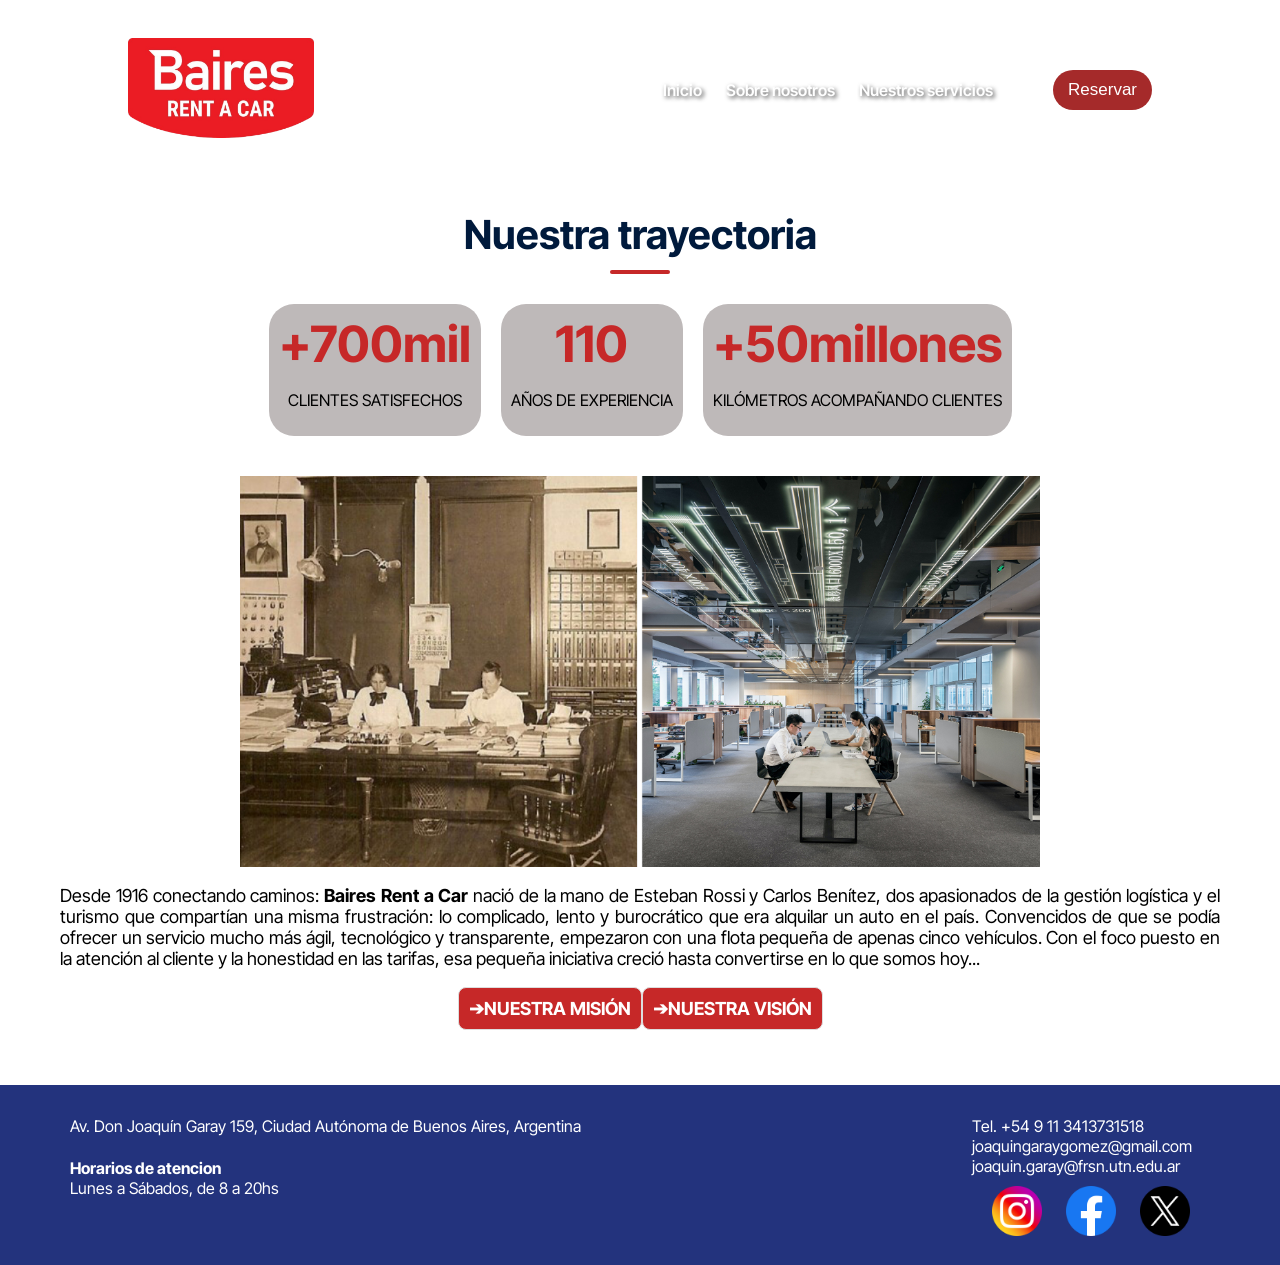
<file: aboutus.html>
<!doctype html>
<html lang="en">
  <head>
    <meta charset="UTF-8" />
    <meta name="viewport" content="width=device-width, initial-scale=1.0" />
    <link rel="shortcut icon" href="public/LOGO3.png" type="image/x-icon" />
    <link rel="stylesheet" href="styles.css" />
    <title>Baires - Rent a Car</title>
  </head>
  <body>
    <header>
      <div class="logo">
        <img
          src="public/LOGO_2-removebg-preview (1).png"
          alt="LOGOTIPO DE LA EMPRESA DE MARCA Baires"
        />
      </div>
      <nav>
        <ul class="navegacion">
          <li><a href="index.html">Inicio</a></li>
          <li><a href="aboutus.html">Sobre nosotros</a></li>
          <li><a href="index.html#services">Nuestros servicios</a></li>
        </ul>
      </nav>
      <a href="form.html" class="button"><button type="button">Reservar</button></a>
    </header>
    <section class="servicesection" id="aboutussection">
      <h2 class="sectiontitle">Nuestra trayectoria</h2>
      <div class="estadisticas">
        <div class="estadisticabox">
          <strong>+700mil</strong>
          <p>CLIENTES SATISFECHOS</p>
        </div>
        <div class="estadisticabox">
          <strong>110</strong>
          <p>AÑOS DE EXPERIENCIA</p>
        </div>
        <div class="estadisticabox">
          <strong>+50millones</strong>
          <p>KILÓMETROS ACOMPAÑANDO CLIENTES</p>
        </div>
      </div>
      <div class="aboutusinfocontainer">
        <div class="aboutuspiccontainer">
          <img
            src="public/oficinasantesdespues.png"
            alt="Imagen de las oficinas de Baires Rent a Car, con diferencia de muchos años, primero aparece la primer oficina construida en 1920 (foto blanco y negro) y luego aparece la imagen moderna de los cubiculos de la oficina moderna actual (2026)"
            class="aboutuspic"
          />
        </div>
        <p>
          Desde 1916 conectando caminos:
          <strong>Baires Rent a Car</strong> nació de la mano de Esteban Rossi y
          Carlos Benítez, dos apasionados de la gestión logística y el turismo
          que compartían una misma frustración: lo complicado, lento y
          burocrático que era alquilar un auto en el país. Convencidos de que se
          podía ofrecer un servicio mucho más ágil, tecnológico y transparente,
          empezaron con una flota pequeña de apenas cinco vehículos. Con el foco
          puesto en la atención al cliente y la honestidad en las tarifas, esa
          pequeña iniciativa creció hasta convertirse en lo que somos hoy...
        </p>
      </div>
      <div class="detailcontainers">
        <details class="misiondetails">
          <summary>NUESTRA MISIÓN</summary>
          Brindar soluciones de movilidad confiables, ágiles y accesibles que
          transformen el alquiler de vehículos en una experiencia simple y
          placentera, permitiendo a nuestros clientes viajar con total libertad
          y tranquilidad.
        </details>
        <details class="misiondetails">
          <summary>NUESTRA VISIÓN</summary>
          Ser la empresa de alquiler de autos líder en la región, reconocida por
          la modernización e innovación digital de nuestros servicios, la
          transparencia total en nuestras tarifas y el firme compromiso con la
          seguridad y satisfacción de quienes nos eligen.
        </details>
      </div>
    </section>
    <footer>
      <div class="maincontactinfo">
        <div class="locationinfo">
          <p>Av. Don Joaquín Garay 159, Ciudad Autónoma de Buenos Aires, Argentina</p>
          <H4>Horarios de atencion</H6>
          <p>Lunes a Sábados, de 8 a 20hs</p>
        </div>
        <div class="contactinfo">
          <p>Tel. +54 9 11 3413731518
            <br>
            joaquingaraygomez@gmail.com
            <br>
            joaquin.garay@frsn.utn.edu.ar</p>
            <div class="socialmedias">
              <a href="https://www.instagram.com" target="_blank">
                <img src="public/instagram.png" alt="Logo de red social instagram">
              </a>
              <a href="https://www.facebook.com" target="_blank">
                <img src="public/facebook.png" alt="Logo de red social facebook">
              </a>
              <a href="https://www.x.com" target="_blank">
                <img src="public/x.png" alt="Logo de red social instagram">
              </a>
            </div>
        </div>
      </div>
    </footer>
  </body>
</html>
</file>
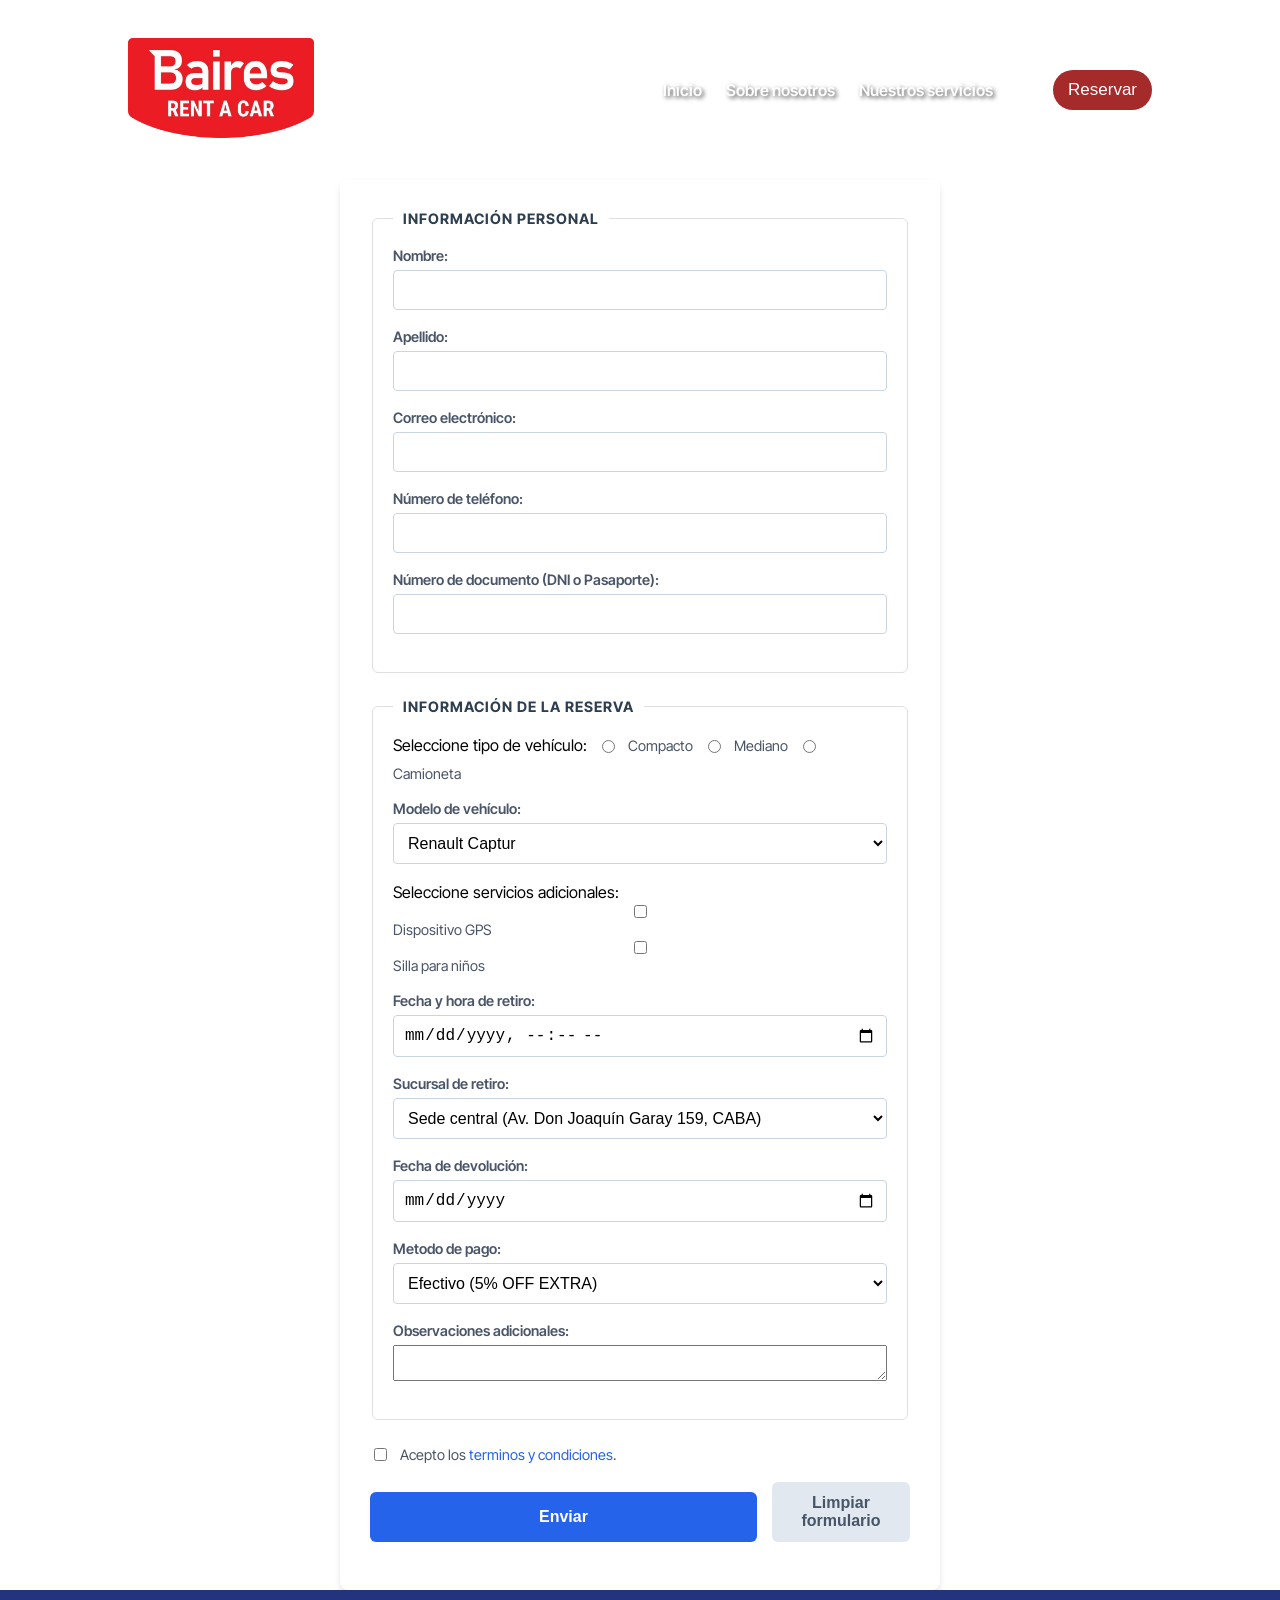
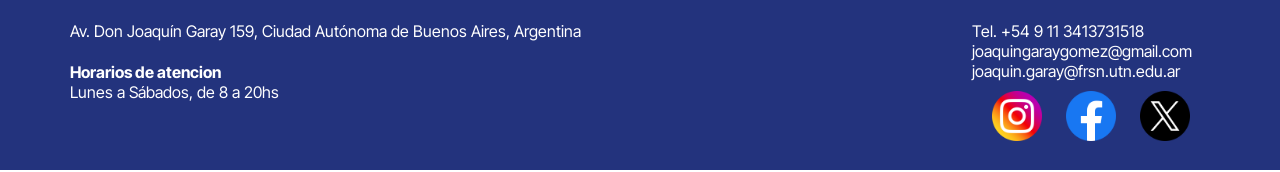
<file: form.html>
<!doctype html>
<html lang="en">
  <head>
    <meta charset="UTF-8" />
    <meta name="viewport" content="width=device-width, initial-scale=1.0" />
    <link rel="shortcut icon" href="public/LOGO3.png" type="image/x-icon" />
        <link rel="stylesheet" href="styles.css" />

    <title>Baires - Rent a Car</title>
  </head>
  <body>
    <header>
      <div class="logo">
        <img
          src="public/LOGO_2-removebg-preview (1).png"
          alt="LOGOTIPO DE LA EMPRESA DE MARCA Baires"
        />
      </div>
      <nav>
        <ul class="navegacion">
          <li><a href="index.html">Inicio</a></li>
          <li><a href="aboutus.html">Sobre nosotros</a></li>
          <li><a href="index.html#servicios">Nuestros servicios</a></li>
        </ul>
      </nav>
      <a href="form.html" class="button"
        ><button type="button">Reservar</button></a
      >
    </header>
    <form>
    <fieldset>
        <legend>INFORMACIÓN PERSONAL</legend>
        <div>
          <label for="nombre">Nombre:</label>
          <input
            type="text"
            name="nombre"
            id="nombre"
            required
            minlength="2"
            aria-autocomplete="list"
          />
        </div>
        <div>
          <label for="apellido">Apellido:</label>
          <input type="text" name="apellido" id="apellido" required minlength="2" aria-autocomplete="list"/>
        </div>
        <div>
          <label for="email">Correo electrónico:</label>
          <input type="text" name="email" id="email" required minlength="2" aria-autocomplete="list"/>
        </div>
        <div>
          <label for="telefono">Número de teléfono:</label>
          <input
            type="tel"
            name="telefono"
            id="telefono"
            required
            aria-autocomplete="list"
          />
        </div>
        <div>
          <label for="dni">Número de documento (DNI o Pasaporte):</label>
          <input
            type="number"
            name="dni"
            id="dni"
            required
            aria-autocomplete="list"
          />
        </div>
      </fieldset>
      <fieldset>
        <legend>INFORMACIÓN DE LA RESERVA</legend>
        <div>
            <span class="group-title">Seleccione tipo de vehículo:</span>
            <input type="radio" name="vehtype" id="compacto" value="compacto" required/>
            <label for="compacto">Compacto</label>
            <input type="radio" name="vehtype" id="mediano" value="mediano" required/>
            <label for="mediano">Mediano</label>
            <input type="radio" name="vehtype" id="camioneta" value="camioneta" required/>
            <label for="camioneta">Camioneta</label>
        </div>
        <div>
            <label for="modeloveh">Modelo de vehículo:</label>
            <select name="modeloveh" id="modeloveh" required>
                <option value="renault-captur">Renault Captur</option>
                <option value="vol-polo">Volkswagen Polo</option>
                <option value="fiat-toro">Fiat Toro</option>
                <option value="ford-fiesta">Ford Fiesta</option>
            </select>
        </div>
        <div>
            <span class="group-title">Seleccione servicios adicionales:</span>
            <input type="checkbox" name="extra" id="gps" />
            <label for="gps">Dispositivo GPS</label>
            <input type="checkbox" name="extra" id="sillaninos" />
            <label for="sillaninos">Silla para niños</label>
        </div>
        <div>
            <label for="fecharetiro">Fecha y hora de retiro:</label>
            <input type="datetime-local" name="fecharetiro" id="fecharetiro" required>
        </div>
        <div>
            <label for="sucursalretiro">Sucursal de retiro:</label>
            <select name="sucursalretiro" id="sucursalretiro" required>
                <option value="norte">Sede norte (Av. del Libertador 602, CABA)</option>
                <option value="central" selected>Sede central (Av. Don Joaquín Garay 159, CABA)</option>
                <option value="sur">Sede sur (Av. Paseo Colón 1102, CABA)</option>
            </select>
        </div>
        <div>
            <label for="fechadevolucion">Fecha de devolución:</label>
            <input type="date" name="fechadevolucion" id="fechadevolucion" required>
        </div>
        <div>
            <label for="metpago">Metodo de pago:</label>
            <select name="metpago" id="metpago" required>
                <option value="efectivo" selected>Efectivo (5% OFF EXTRA)</option>
                <option value="transferencia">Transferencia bancaria</option>
                <option value="credito">Tarjeta de crédito (10% RECARGO EXTRA)</option>
            </select>
        </div>
        <div>
            <label for="comentarios">Observaciones adicionales:</label>
            <textarea name="comentarios"
                id="comentarios">
            </textarea>
        </div>
      </fieldset>
      <div>
        <input type="checkbox" name="checkterms" id="checkterms" />
        <label for="checkterms">Acepto los <a href="https://www.termsfeed.com/live/49957598-c1ad-489f-aa3a-8825fc59c2d8">terminos y condiciones</a>.</label>
      </div>
      <div class="form-buttons">
        <button type="submit">Enviar</button>
        <button type="reset">Limpiar formulario</button>
    </div>
    </form>

    <footer>
      <div class="maincontactinfo">
        <div class="locationinfo">
          <p>Av. Don Joaquín Garay 159, Ciudad Autónoma de Buenos Aires, Argentina</p>
          <H4>Horarios de atencion</H6>
          <p>Lunes a Sábados, de 8 a 20hs</p>
        </div>
        <div class="contactinfo">
          <p>Tel. +54 9 11 3413731518
            <br>
            joaquingaraygomez@gmail.com
            <br>
            joaquin.garay@frsn.utn.edu.ar</p>
            <div class="socialmedias">
              <a href="https://www.instagram.com" target="_blank">
                <img src="public/instagram.png" alt="Logo de red social instagram">
              </a>
              <a href="https://www.facebook.com" target="_blank">
                <img src="public/facebook.png" alt="Logo de red social facebook">
              </a>
              <a href="https://www.x.com" target="_blank">
                <img src="public/x.png" alt="Logo de red social instagram">
              </a>
            </div>
        </div>
      </div>
    </footer>
  </body>
</html>
</file>
<file: styles.css>
@import url("https://fonts.googleapis.com/css2?family=Inter+Tight:ital,wght@0,100..900;1,100..900&display=swap");

html {
  scroll-behavior: smooth;
}

* {
  box-sizing: border-box;
}

body {
  font-family: "Inter Tight", sans-serif;
  padding: 0;
  margin: 0;
  display: flex;
  flex-direction: column;
  align-items: center;
}
header {
  width: 100%;
  height: 20vh;
  padding: 5px 10%;
  display: flex;
  justify-content: flex-end;
  align-items: center;
  background-image:
    linear-gradient(rgba(0, 0, 0, 0.685)),
    url(public/Gemini_Generated_Image_xmw02txmw02txmw0.png);
  background-position: center;
  background-size: cover;
  position: sticky;
  top: 0;
  z-index: 9999;
}
header nav {
  padding: 0;
  display: flex;
  justify-content: flex-end;
  list-style: none;
}
header nav ul {
  list-style: none;
}
header nav ul li {
  display: inline-block;
  padding: 0 10px;
  cursor: pointer;
  transition: all 0.5s ease 0s;
}
header nav a {
  color: white;
  font-weight: 600;
  text-shadow: 2px 2px 4px rgba(0, 0, 0, 0.7);
  text-decoration: none;
}
header .button button {
  margin-left: 50px;
  font-size: 17px;
  padding: 10px 15px;
  border: 0;
  color: white;
  background-color: brown;
  border-radius: 50px;
  cursor: pointer;
  transition: all 0.5s ease 0s;
}
header .button button:hover {
  background-color: aliceblue;
  color: brown;
  transform: scale(1.1);
}
header nav ul li:hover {
  text-emphasis: 1;
  color: brown;
  transform: scale(1.1);
}

header .logo {
  margin-right: auto;
  background-color: none;
}
.logo img {
  min-height: 100px;
  max-height: 100px;
  width: auto;
}

.herosection {
  width: 100%;
  min-height: 80vh;
  display: flex;
  align-items: center;
  justify-content: center;
  background-color: #ffffff;
  padding: 10px 60px;
  box-sizing: border-box;
}
.herotext {
  flex: 1;
  padding-right: 50px;
  text-align: left;
}
.herotext h1 {
  font-size: 3.5rem;
  line-height: 1.2;
  color: #001a3c;
  margin-bottom: 20px;
}
.herotext h1 span {
  font-weight: 300;
}
.herotext p {
  font-size: 1.5rem;
  color: #001a3c;
  margin-bottom: 40px;
}
.btn-hero {
  display: inline-block;
  background-color: #c62828;
  color: #ffffff;
  padding: 18px 35px;
  text-decoration: none;
  border-radius: 5px;
  font-size: 1.1rem;
  font-weight: bold;
  letter-spacing: 1px;
  transition: all 0.5s ease 0s;
}
.btn-hero:hover {
  background-color: #c45e5e;
  transform: scale(1.1);
}
.heroimgdiv {
  flex: 1;
  display: flex;
  justify-content: center;
}
.heroimg {
  width: 100%;
  max-width: 650px;
  height: auto;
  filter: drop-shadow(0px 15px 25px rgba(0, 0, 0, 0.18));
}

.servicesection {
  margin-top: 0;
  margin-bottom: 20px;
  padding: 20px 60px;
  height: auto;
}
.sectiontitle {
  font-size: 2.5rem;
  color: #001a3c;
  text-align: center;
  font-weight: 700;
  margin-top: 10px;
  margin-bottom: 10px;
  position: relative;
  padding-bottom: 15px;
}
.sectiontitle::after {
  content: "";
  position: absolute;
  bottom: 0;
  left: 50%;
  transform: translateX(-50%);
  width: 60px;
  height: 4px;
  background-color: #c62828;
  border-radius: 2px;
}

.servicescontainer {
  height: auto;
  display: flex;
  flex-direction: row;
  justify-content: space-between;
  align-items: center;
}

.servicebox {
  width: 200px;
  height: auto;
  display: flex;
  flex: 1;
  flex-direction: column;
  align-items: center;
}

.servicebox h4 {
  margin-bottom: 0;
}

.servicebox p {
  padding: 10px;
  margin-top: 0;
  text-align: justify;
}

.popularcarbox {
  margin: 15px 10px;
  width: 100%;
  max-width: 300px;
  height: auto;
  padding: 20px 15px;
  display: flex;
  flex-direction: column;
  align-items: center;
  justify-content: space-between;
  background-color: rgb(255, 255, 255);
  border-radius: 25px;
  box-shadow: 0 4px 15px rgba(0, 0, 0, 0.1);
}

.popularcarbox .cartags {
  width: 100%;
  display: flex;
  justify-content: center;
  gap: 8px;
  margin: 10px 0;
}

.popularcarbox .cartags .typetag {
  padding: 5px;
  background-color: #001a3c;
  color: white;
  border-radius: 20px;
  font-size: small;
  align-self: center;
}

.popularcarbox .cartags .offertag {
  padding: 5px;
  background-color: #ff5c00;
  color: white;
  border-radius: 20px;
  font-size: small;
  align-self: center;
}
.carpiccontainer {
  width: 100%;
  height: 160px;
  overflow: hidden;
  display: flex;
  align-items: center;
  justify-content: center;
  margin-bottom: 10px;
}
.carpiccontainer .carpic {
  width: 100%;
  height: 100%;
  object-fit: contain;
}

.popularcarbox h4 {
  font-size: 20px;
  margin-bottom: 0;
}

.popularcarbox p {
  margin: 1px;
  text-align: center;
}

.buybuttoncontainer {
  margin-top: 10px;
}

.buybutton {
  border: none;
  padding: 10px;
  background-color: #2e7d32;
  color: white;
  border-radius: 100px;
  font-size: 20px;
  font-weight: bold;
  letter-spacing: 0.5px;
  cursor: pointer;
  transition: ease-in-out 0.7s;
  box-shadow: 0 8px 20px rgba(0, 0, 0, 0.12);
}

.buybutton:hover {
  background-color: #34ae3c;
  transform: scale(1.1) translateY(-2px);
  box-shadow: 0 12px 18px rgba(0, 0, 0, 0.18);
}

.popularcarbox button,
.popularcarbox .buybutton {
  width: 100%;
  max-width: 200px;
}

#popularsection {
  width: 100%;
  background-color: #c62828;
  background: radial-gradient(circle at top, #b33d3b, #d32f2f, #540505);
  margin-bottom: 0;
}
#populartitle {
  color: white;
}

.precios {
  margin-top: 10px;
  margin-bottom: 15px;
  font-size: 24px;
  text-align: center;
  color: #0e9005;
  font-weight: bold;
}

.precios .preciosindescuento {
  font-size: 15px;
  color: grey;
  text-decoration: line-through;
  margin-bottom: 5px;
}

#popularsection .sectiontitle::after {
  background-color: #ffffff;
}

#aboutussection {
  display: flex;
  flex: 1;
  flex-direction: column;
  align-items: center;
  justify-content: center;
}
#aboutussection .estadisticas {
  padding: 10px;
  display: flex;
  justify-content: center;
  width: 100%;
}
#aboutussection .estadisticas .estadisticabox {
  margin: 10px;
  padding: 10px;
  display: flex;
  flex-direction: column;
  align-items: center;
  background-color: rgb(190, 185, 185);
  border-radius: 25px;
}
#aboutussection .estadisticas .estadisticabox strong {
  color: #c62828;
  font-weight: bold;
  font-size: 50px;
}
.aboutusinfocontainer p {
  font-size: 18px;
  text-align: justify;
}

.aboutusinfocontainer .aboutuspiccontainer {
  display: flex;
  justify-content: center;
  width: auto;
  height: auto;
  padding-top: 20px;
}
.aboutuspiccontainer .aboutuspic {
  width: 800px;
  object-fit: cover;
  object-position: bottom;
}

.detailcontainers {
  display: flex;
}

.detailcontainers .misiondetails {
  background-color: #c62828;
  color: white;
  border: 1px solid #ddd;
  border-radius: 8px;
  padding: 10px;
  margin-bottom: 15px;
}

.detailcontainers .misiondetails summary {
  font-size: large;
  font-weight: bold;
  cursor: pointer;
  outline: none;
  list-style: none;
}

.detailcontainers .misiondetails summary::before {
  content: " ➔ ";
  display: inline-block;
  transition: transform 0.2s ease;
}

.detailcontainers .misiondetails[open] summary::before {
  transform: rotate(90deg);
}

footer {
  width: 100%;
  height: 20vh;
  padding: 0 60px 0 60px;
  margin-bottom: 0;
  background-color: #23337d;
  display: flex;
  flex-direction: column;
  justify-content: center;
  align-items: center;
  color: white;
}
footer .maincontactinfo {
  width: 100%;
  display: flex;
  justify-content: space-between;
}
footer .locationinfo {
  margin: 0px 10px 0 10px;
}
footer .locationinfo h4 {
  margin-bottom: 0;
}
footer .locationinfo h4 + p {
  margin-top: 0;
}
footer .contactinfo {
  margin: 0 10px 0 10px;
}
footer .contactinfo p {
  margin-bottom: 0;
}
footer .socialmedias {
  margin: 0 10px;
}
footer .socialmedias img {
  width: 50px;
  margin: 10px;
}
footer .socialmedias a {
  text-decoration: none;
}

form {
  background-color: #ffffff;
  padding: 30px;
  border-radius: 8px;
  box-shadow: 0 4px 6px rgba(0, 0, 0, 0.1);
  max-width: 600px;
  width: 100%;
}

fieldset {
  border: 1px solid #e0e0e0;
  border-radius: 6px;
  padding: 20px;
  margin-bottom: 25px;
}

legend {
  font-weight: bold;
  color: #2c3e50;
  padding: 0 10px;
  font-size: 0.9rem;
  letter-spacing: 1px;
}

form > div,
fieldset > div {
  margin-bottom: 18px;
  display: flex;
  flex-direction: column;
}

fieldset > div:has(input[type="radio"]),
form > div:has(input[type="checkbox"]) {
  flex-direction: row;
  align-items: center;
  gap: 10px;
  flex-wrap: wrap;
}

label {
  margin-bottom: 6px;
  font-size: 0.9rem;
  font-weight: 600;
  color: #4a5568;
}

input[type="radio"] + label,
input[type="checkbox"] + label {
  margin-bottom: 0;
  font-weight: normal;
  cursor: pointer;
}

input[type="text"],
input[type="tel"],
input[type="number"],
input[type="datetime-local"],
input[type="date"],
select {
  width: 100%;
  padding: 10px;
  border: 1px solid #cbd5e1;
  border-radius: 4px;
  font-size: 1rem;
  background-color: #fff;
  box-sizing: border-box;
  transition:
    border-color 0.2s,
    box-shadow 0.2s;
}

input:focus,
select:focus {
  outline: none;
  border-color: #3b82f6;
  box-shadow: 0 0 0 3px rgba(59, 130, 246, 0.15);
}

button[type="submit"] {
  background-color: #2563eb;
  color: white;
  border: none;
  padding: 12px 20px;
  font-size: 1rem;
  font-weight: bold;
  border-radius: 6px;
  cursor: pointer;
  width: 100%;
  transition: ease-in-out 0.2s;
  margin-top: 10px;
}

button[type="submit"]:hover {
  background-color: #1d4ed8;
}

a {
  color: #2563eb;
  text-decoration: none;
}

a:hover {
  text-decoration: underline;
}

.form-buttons {
  display: flex;
  flex-direction: row;
  gap: 15px;
  margin-top: 15px;
}

button[type="reset"] {
  background-color: #e2e8f0;
  color: #475569;
  border: none;
  padding: 12px 20px;
  font-size: 1rem;
  font-weight: bold;
  border-radius: 6px;
  cursor: pointer;
  transition: background-color 0.2s;
}

button[type="reset"]:hover {
  background-color: #cbd5e1;
}

@media (max-width: 992px) {
  header {
    padding: 5px 5%;
  }

  .servicescontainer {
    flex-wrap: wrap;
    justify-content: center;
    gap: 30px;
  }

  #popularsection {
    padding: 20px 10px;
  }

  #popularsection .servicescontainer {
    display: flex;
    flex-wrap: wrap;
    justify-content: center;
  }
}

@media (max-width: 768px) {
  header {
    height: auto;
    flex-direction: column;
    padding: 15px 20px;
    gap: 15px;
    position: static;
  }

  header nav {
    justify-content: center;
    width: 100%;
  }

  header nav ul {
    padding: 0;
    margin: 0;
    display: flex;
    flex-wrap: wrap;
    justify-content: center;
    gap: 10px;
  }

  header .button button {
    margin-left: 0;
    width: 100%;
  }

  .herosection {
    flex-direction: column;
    padding: 30px 20px;
    text-align: center;
  }

  .herotext {
    padding-right: 0;
    margin-bottom: 40px;
    text-align: center;
  }

  .herotext h1 {
    font-size: 2.2rem;
  }

  .herotext p {
    font-size: 1.2rem;
  }

  .heroimgdiv {
    width: 100%;
  }

  .servicesection {
    padding: 20px;
  }

  .sectiontitle {
    font-size: 2rem;
  }

  .servicescontainer {
    flex-direction: column;
    align-items: center;
    gap: 25px;
  }

  .servicebox {
    width: 100%;
    max-width: 280px;
  }

  #aboutussection .estadisticas {
    flex-direction: column;
    align-items: center;
    gap: 15px;
  }

  #aboutussection .estadisticas .estadisticabox {
    width: 100%;
    max-width: 280px;
    margin: 0;
  }

  .aboutuspiccontainer .aboutuspic {
    width: 100%;
    height: auto;
  }

  .detailcontainers {
    flex-direction: column;
    width: 100%;
    padding: 0 10px;
  }

  footer {
    height: auto;
    padding: 20px;
  }

  footer .maincontactinfo {
    flex-direction: column;
    align-items: center;
    text-align: center;
    gap: 20px;
  }

  footer .locationinfo,
  footer .contactinfo,
  footer .socialmedias {
    margin: 5px 0;
  }
}

@media (max-width: 400px) {
  body {
    padding: 0;
  }
  .popularcarbox {
    width: 90%;
    max-width: 290px;
    margin: 15px auto;
  }
  form {
    padding: 15px;
    border-radius: 4px;
  }

  fieldset {
    padding: 10px;
  }

  .form-buttons {
    flex-direction: column;
  }

  button[type="reset"] {
    width: 100%;
  }
}
</file>
